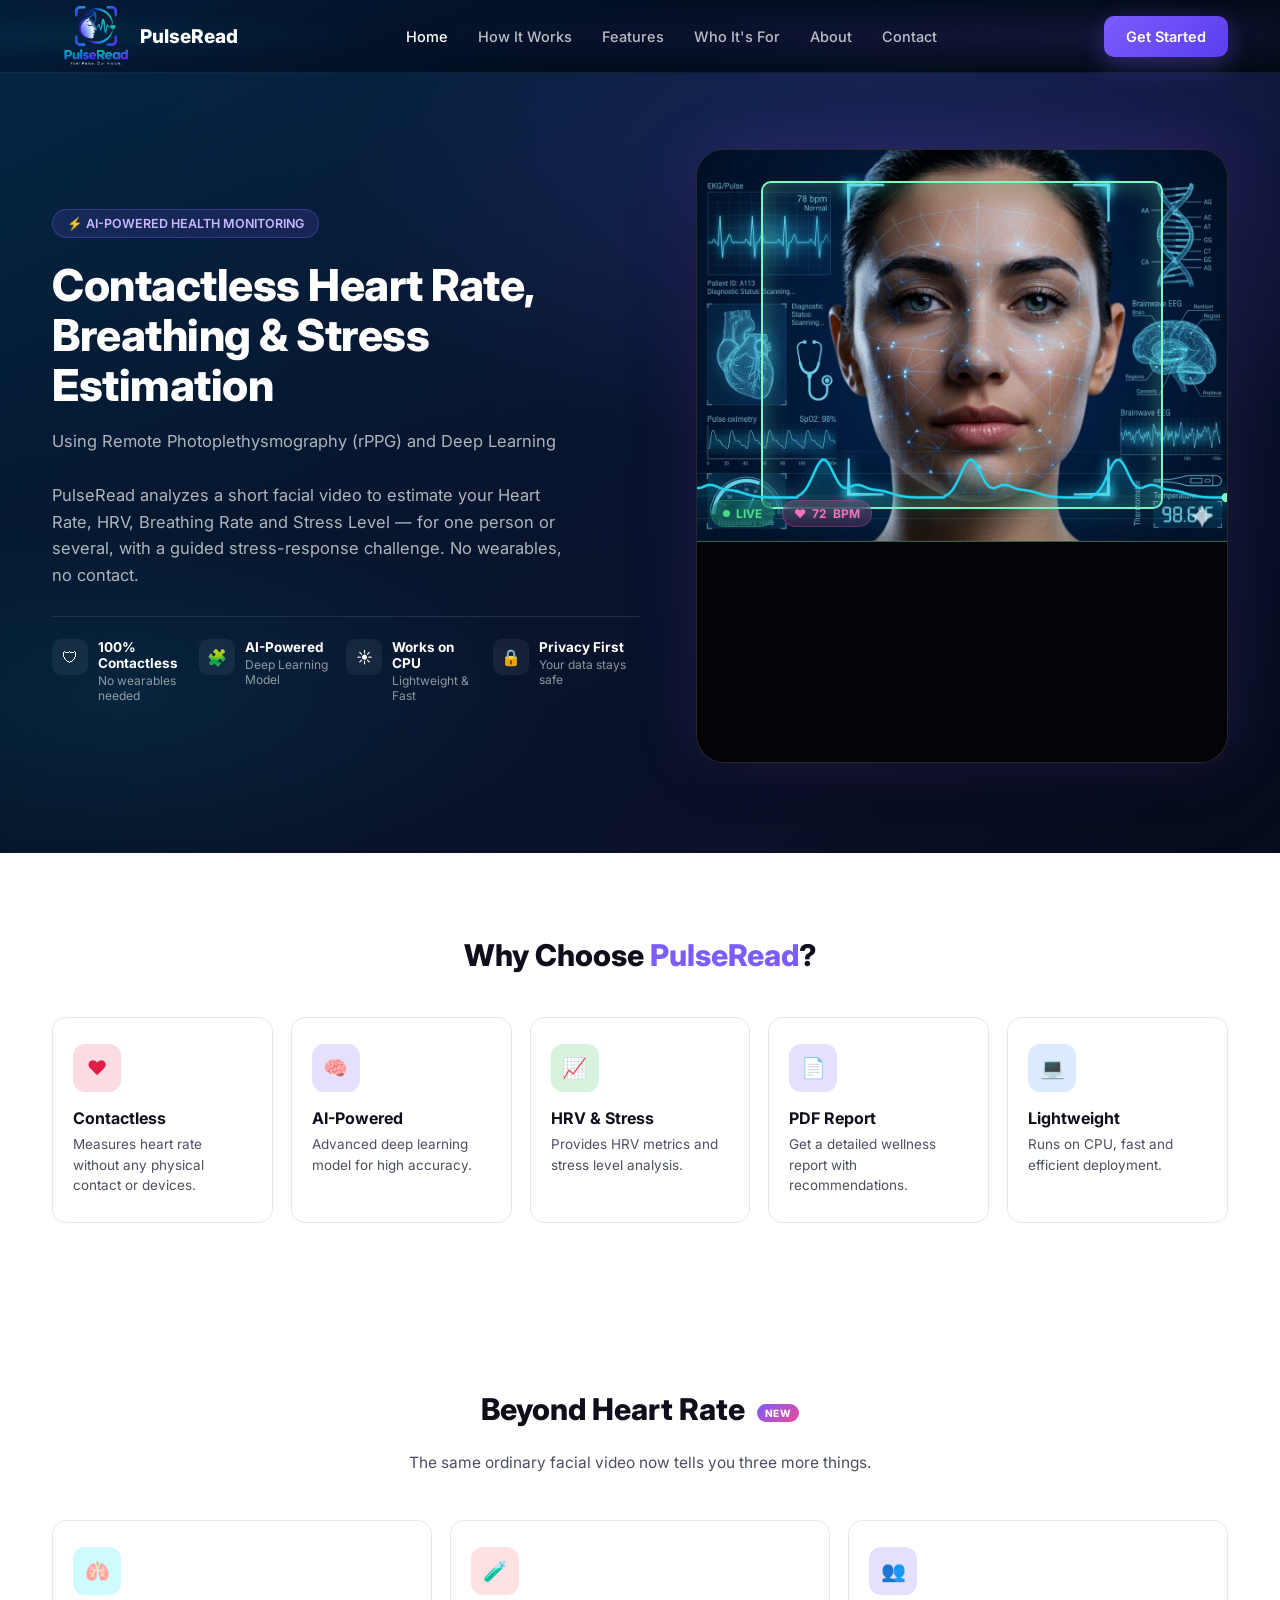
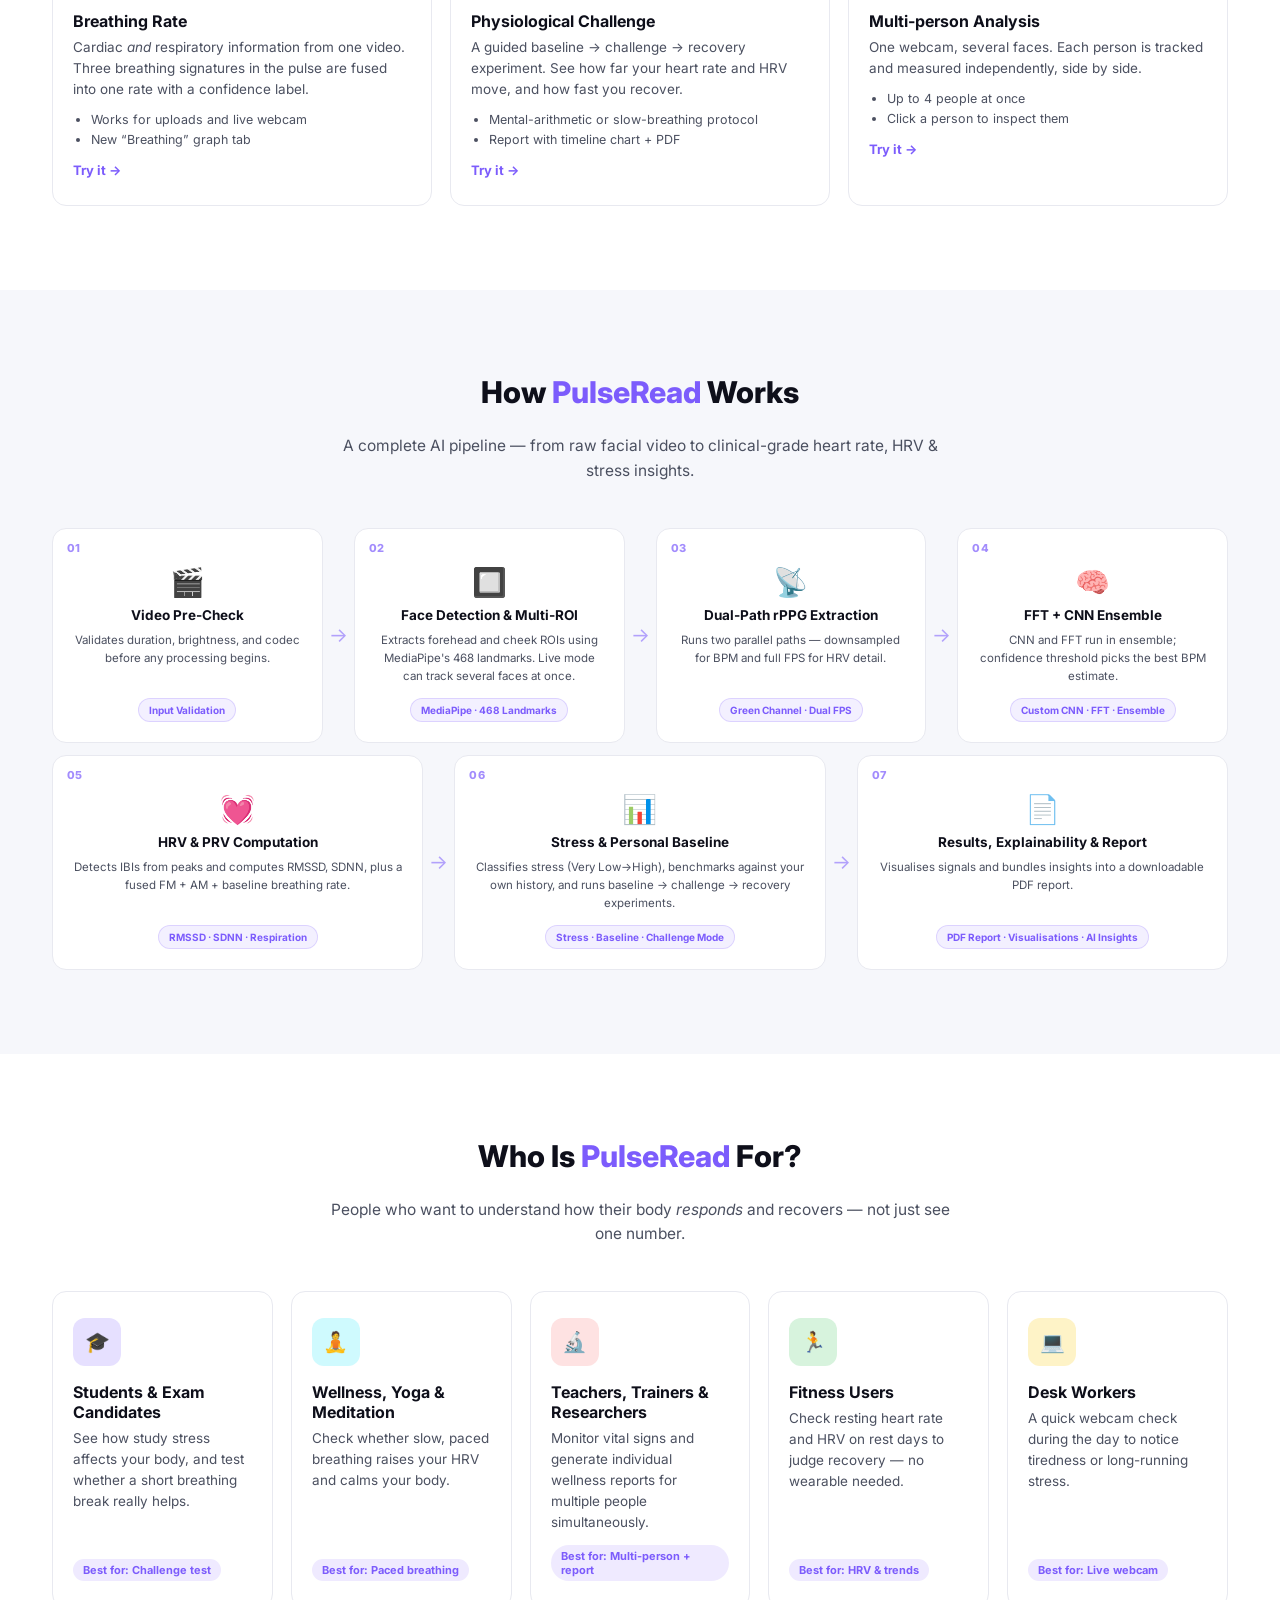
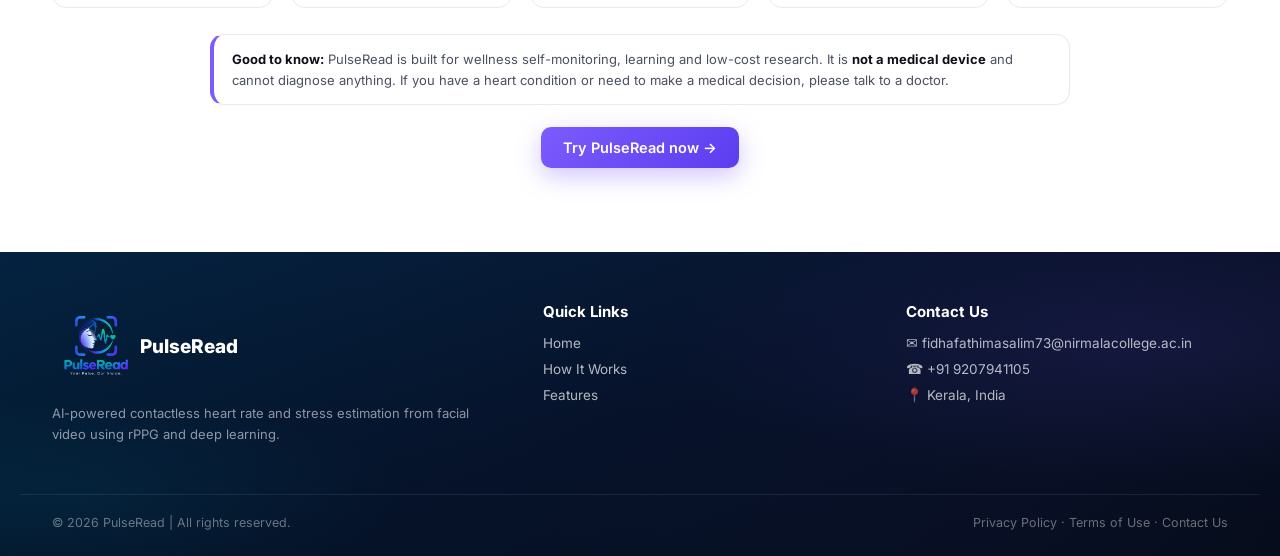
<file: frontend/index.html>
<!DOCTYPE html>
<html lang="en">
<head>
<meta charset="UTF-8">
<meta name="viewport" content="width=device-width, initial-scale=1.0">
<title>PulseRead — Contactless Heart Rate &amp; Stress Estimation</title>
<link rel="stylesheet" href="css/styles.css?v=2">
</head>
<body>

<nav class="nav">
  <div class="container">
    <div class="brand"><img src="PulseRead_logo.png" alt="PulseRead Logo" class="brand-logo"> PulseRead</div>
    <div class="nav-links">
      <a href="index.html" class="active">Home</a>
      <a href="dashboard.html">How It Works</a>
      <a href="#features">Features</a>
      <a href="#who">Who It's For</a>
      <a href="#about">About</a>
      <a href="#contact">Contact</a>
    </div>
    <a href="dashboard.html" class="btn btn-primary">Get Started</a>
  </div>
</nav>

<header class="hero">
  <div class="container">
    <div>
      <span class="pill">⚡ AI-POWERED HEALTH MONITORING</span>
      <h1>Contactless Heart Rate, Breathing &amp; Stress Estimation</h1>
      <p class="lead">Using Remote Photoplethysmography (rPPG) and Deep Learning</p>
      <p class="lead">PulseRead analyzes a short facial video to estimate your Heart Rate, HRV, Breathing Rate and Stress Level — for one person or several, with a guided stress-response challenge. No wearables, no contact.</p>
      <div class="hero-stats">
        <div class="stat"><div class="ic">🛡</div><div><b>100% Contactless</b><span>No wearables needed</span></div></div>
        <div class="stat"><div class="ic">🧩</div><div><b>AI-Powered</b><span>Deep Learning Model</span></div></div>
        <div class="stat"><div class="ic">☀</div><div><b>Works on CPU</b><span>Lightweight &amp; Fast</span></div></div>
        <div class="stat"><div class="ic">🔒</div><div><b>Privacy First</b><span>Your data stays safe</span></div></div>
      </div>
    </div>
    <div class="hero-visual">
      <!-- Outer frame -->
      <div class="hero-outer-frame">

        <!-- Inner card: face fills completely -->
        <div class="frame hero-signal-frame">
          <img src="face1.jpg" alt="Face" class="face-img">
          <div class="scan-box"></div>
          <canvas id="heroWaveCanvas" class="hero-wave-canvas"></canvas>
          <div class="signal-overlay-badges">
            <span class="sig-badge sig-badge-live"><span class="sig-dot"></span> LIVE</span>
            <span class="sig-badge sig-badge-hr">❤ <span id="heroHr">72</span> BPM</span>
          </div>
        </div>

        <!-- Waves video strip pinned to bottom of outer frame -->
        <div class="hero-waves-strip">
          <video autoplay muted loop playsinline>
            <source src="waves.mp4" type="video/mp4">
          </video>
          <div class="hero-waves-fade"></div>
        </div>

      </div>
    </div>
  </div>
</header>

<section class="section section-light" id="about">
  <div class="container">
    <h2 class="center">Why Choose <span class="accent">PulseRead</span>?</h2>
    <div class="grid-5">
      <div class="feature-card">
        <div class="ic" style="background:#fbdce3;color:#e11d48;">❤</div>
        <h3>Contactless</h3>
        <p>Measures heart rate without any physical contact or devices.</p>
      </div>
      <div class="feature-card">
        <div class="ic" style="background:#e6e0ff;color:#7c5cfc;">🧠</div>
        <h3>AI-Powered</h3>
        <p>Advanced deep learning model for high accuracy.</p>
      </div>
      <div class="feature-card">
        <div class="ic" style="background:#d7f3dd;color:#16a34a;">📈</div>
        <h3>HRV &amp; Stress</h3>
        <p>Provides HRV metrics and stress level analysis.</p>
      </div>
      <div class="feature-card">
        <div class="ic" style="background:#e6e0ff;color:#7c5cfc;">📄</div>
        <h3>PDF Report</h3>
        <p>Get a detailed wellness report with recommendations.</p>
      </div>
      <div class="feature-card">
        <div class="ic" style="background:#dbeafe;color:#2563eb;">💻</div>
        <h3>Lightweight</h3>
        <p>Runs on CPU, fast and efficient deployment.</p>
      </div>
    </div>
  </div>
</section>


<section class="section section-light" id="new">
  <div class="container">
    <h2 class="center">Beyond Heart Rate <span class="new-badge">New</span></h2>
    <p class="pipeline-sub">The same ordinary facial video now tells you three more things.</p>
    <div class="grid-3">
      <div class="feature-card v2-card">
        <div class="ic" style="background:#cffafe;color:#0891b2;">🫁</div>
        <h3>Breathing Rate</h3>
        <p>Cardiac <i>and</i> respiratory information from one video. Three breathing signatures in the pulse are fused into one rate with a confidence label.</p>
        <ul><li>Works for uploads and live webcam</li><li>New “Breathing” graph tab</li></ul>
        <a class="v2-link" href="dashboard.html?feature=breathing">Try it →</a>
      </div>
      <div class="feature-card v2-card">
        <div class="ic" style="background:#fee2e2;color:#dc2626;">🧪</div>
        <h3>Physiological Challenge</h3>
        <p>A guided baseline → challenge → recovery experiment. See how far your heart rate and HRV move, and how fast you recover.</p>
        <ul><li>Mental-arithmetic or slow-breathing protocol</li><li>Report with timeline chart + PDF</li></ul>
        <a class="v2-link" href="dashboard.html?feature=challenge">Try it →</a>
      </div>
      <div class="feature-card v2-card">
        <div class="ic" style="background:#e6e0ff;color:#7c5cfc;">👥</div>
        <h3>Multi-person Analysis</h3>
        <p>One webcam, several faces. Each person is tracked and measured independently, side by side.</p>
        <ul><li>Up to 4 people at once</li><li>Click a person to inspect them</li></ul>
        <a class="v2-link" href="dashboard.html?feature=multi">Try it →</a>
      </div>
    </div>
  </div>
</section>

<section class="section" id="features">
  <div class="container">
    <h2 class="center">How <span class="accent">PulseRead</span> Works</h2>
    <p class="pipeline-sub">A complete AI pipeline — from raw facial video to clinical-grade heart rate, HRV &amp; stress insights.</p>

    <div class="pipeline-grid">

      <!-- Row 1: Steps 01 – 04 -->
      <div class="pipeline-row">
        <div class="pipe-card">
          <div class="pipe-num">01</div>
          <div class="pipe-icon">🎬</div>
          <h4>Video Pre-Check</h4>
          <p>Validates duration, brightness, and codec before any processing begins.</p>
          <div class="pipe-tag">Input Validation</div>
        </div>
        <div class="pipe-arrow">→</div>
        <div class="pipe-card">
          <div class="pipe-num">02</div>
          <div class="pipe-icon">🔲</div>
          <h4>Face Detection &amp; Multi-ROI</h4>
          <p>Extracts forehead and cheek ROIs using MediaPipe's 468 landmarks. Live mode can track several faces at once.</p>
          <div class="pipe-tag">MediaPipe · 468 Landmarks</div>
        </div>
        <div class="pipe-arrow">→</div>
        <div class="pipe-card">
          <div class="pipe-num">03</div>
          <div class="pipe-icon">📡</div>
          <h4>Dual-Path rPPG Extraction</h4>
          <p>Runs two parallel paths — downsampled for BPM and full FPS for HRV detail.</p>
          <div class="pipe-tag">Green Channel · Dual FPS</div>
        </div>
        <div class="pipe-arrow">→</div>
        <div class="pipe-card">
          <div class="pipe-num">04</div>
          <div class="pipe-icon">🧠</div>
          <h4>FFT + CNN Ensemble</h4>
          <p>CNN and FFT run in ensemble; confidence threshold picks the best BPM estimate.</p>
          <div class="pipe-tag">Custom CNN · FFT · Ensemble</div>
        </div>
      </div>

      <!-- Bridge: right-side ↓ connecting row 1 → row 2 -->
      <div class="pipeline-bridge">
        <div class="pipe-bridge-inner">
        </div>
      </div>

      <!-- Row 2: Steps 05 – 07 -->
      <div class="pipeline-row">
        <div class="pipe-card">
          <div class="pipe-num">05</div>
          <div class="pipe-icon">💓</div>
          <h4>HRV &amp; PRV Computation</h4>
          <p>Detects IBIs from peaks and computes RMSSD, SDNN, plus a fused FM + AM + baseline breathing rate.</p>
          <div class="pipe-tag">RMSSD · SDNN · Respiration</div>
        </div>
        <div class="pipe-arrow">→</div>
        <div class="pipe-card">
          <div class="pipe-num">06</div>
          <div class="pipe-icon">📊</div>
          <h4>Stress &amp; Personal Baseline</h4>
          <p>Classifies stress (Very Low→High), benchmarks against your own history, and runs baseline → challenge → recovery experiments.</p>
          <div class="pipe-tag">Stress · Baseline · Challenge Mode</div>
        </div>
        <div class="pipe-arrow">→</div>
        <div class="pipe-card">
          <div class="pipe-num">07</div>
          <div class="pipe-icon">📄</div>
          <h4>Results, Explainability &amp; Report</h4>
          <p>Visualises signals and bundles insights into a downloadable PDF report.</p>
          <div class="pipe-tag">PDF Report · Visualisations · AI Insights</div>
        </div>
      </div>

    </div>
  </div>
</section>

<section class="section section-light" id="who">
  <div class="container">
    <h2 class="center">Who Is <span class="accent">PulseRead</span> For?</h2>
    <p class="pipeline-sub">People who want to understand how their body <i>responds</i> and recovers — not just see one number.</p>
    <div class="grid-5">
      <div class="feature-card who-card">
        <div class="ic" style="background:#e6e0ff;color:#7c5cfc;">🎓</div>
        <h3>Students &amp; Exam Candidates</h3>
        <p>See how study stress affects your body, and test whether a short breathing break really helps.</p>
        <span class="who-tag">Best for: Challenge test</span>
      </div>
      <div class="feature-card who-card">
        <div class="ic" style="background:#cffafe;color:#0891b2;">🧘</div>
        <h3>Wellness, Yoga &amp; Meditation</h3>
        <p>Check whether slow, paced breathing raises your HRV and calms your body.</p>
        <span class="who-tag">Best for: Paced breathing</span>
      </div>
      <div class="feature-card who-card">
        <div class="ic" style="background:#fee2e2;color:#dc2626;">🔬</div>
        <h3>Teachers, Trainers &amp; Researchers</h3>
        <p>Monitor vital signs and generate individual wellness reports for multiple people simultaneously.</p>
        <span class="who-tag">Best for: Multi-person + report</span>
      </div>
      <div class="feature-card who-card">
        <div class="ic" style="background:#d7f3dd;color:#16a34a;">🏃</div>
        <h3>Fitness Users</h3>
        <p>Check resting heart rate and HRV on rest days to judge recovery — no wearable needed.</p>
        <span class="who-tag">Best for: HRV &amp; trends</span>
      </div>
      <div class="feature-card who-card">
        <div class="ic" style="background:#fef3c7;color:#d97706;">💻</div>
        <h3>Desk Workers</h3>
        <p>A quick webcam check during the day to notice tiredness or long-running stress.</p>
        <span class="who-tag">Best for: Live webcam</span>
      </div>
    </div>

    <div class="who-note">
      <b>Good to know:</b> PulseRead is built for wellness self-monitoring, learning and low-cost research.
      It is <b>not a medical device</b> and cannot diagnose anything. If you have a heart condition or need to make a medical
      decision, please talk to a doctor.
    </div>
    <div class="center" style="margin-top:22px;"><a href="dashboard.html" class="btn btn-primary">Try PulseRead now →</a></div>
  </div>
</section>

<footer class="footer" id="contact">
  <div class="container">
    <div>
      <div class="brand" style="margin-bottom:12px;"><img src="PulseRead_logo.png" alt="PulseRead Logo" class="brand-logo"> PulseRead</div>
      <p>AI-powered contactless heart rate and stress estimation from facial video using rPPG and deep learning.</p>
    </div>
    <div>
      <h4>Quick Links</h4>
      <ul><li><a href="index.html">Home</a></li><li><a href="dashboard.html">How It Works</a></li><li><a href="#features">Features</a></li></ul>
    </div>
    <div>
      <h4>Contact Us</h4>
      <ul><li>✉ fidhafathimasalim73@nirmalacollege.ac.in</li><li>☎ +91 9207941105</li><li>📍 Kerala, India</li></ul>
    </div>
  </div>
  <div class="container bottom">
    <span>© 2026 PulseRead | All rights reserved.</span>
    <span>Privacy Policy · Terms of Use · Contact Us</span>
  </div>
</footer>

</body>
<script src="js/signal-waves.js?v=2"></script>
</html>
</file>
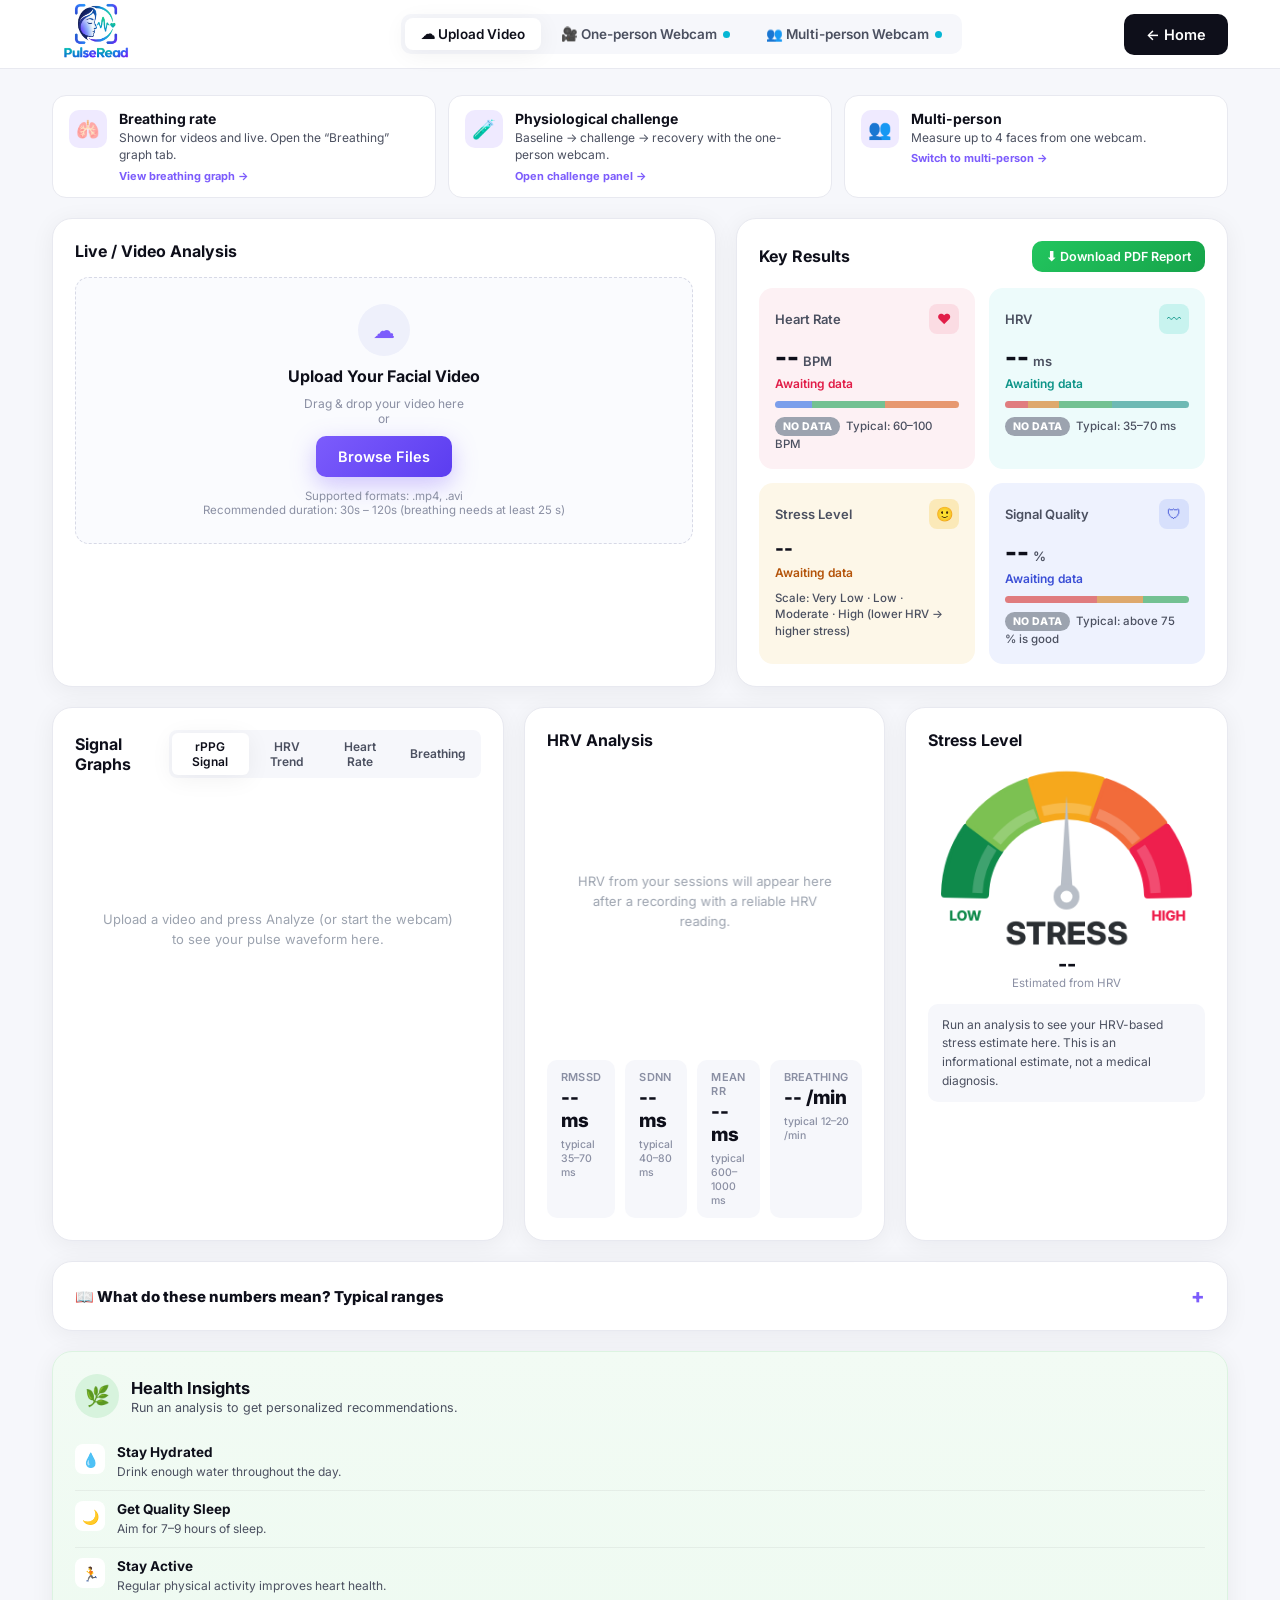
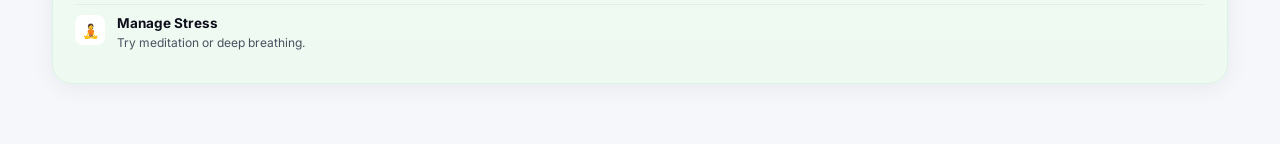
<file: frontend/dashboard.html>
<!DOCTYPE html>
<html lang="en">
<head>
<meta charset="UTF-8">
<meta name="viewport" content="width=device-width, initial-scale=1.0">
<title>PulseRead — Dashboard</title>
<link rel="stylesheet" href="css/styles.css?v=2">
<!-- Local copies first (put the files in frontend/js/); CDN only as a fallback -->
<script src="js/socket.io.min.js?v=2" onerror="this.onerror=null;var s=document.createElement('script');s.src='https://cdnjs.cloudflare.com/ajax/libs/socket.io/4.7.5/socket.io.min.js';document.head.appendChild(s);"></script>
<script src="js/chart.umd.min.js?v=2" onerror="this.onerror=null;var s=document.createElement('script');s.src='https://cdn.jsdelivr.net/npm/chart.js@4.4.4/dist/chart.umd.js';document.head.appendChild(s);"></script>
</head>
<body>

<div class="dash-header">
  <div class="container">
    <div class="brand"><img src="PulseRead_logo.png" alt="PulseRead Logo" class="brand-logo"> PulseRead</div>
    <div class="mode-toggle">
      <button id="tabUpload" class="active">☁ Upload Video</button>
      <button id="tabWebcam">🎥 One-person Webcam <span class="dot"></span></button>
      <button id="tabMulti">👥 Multi-person Webcam <span class="dot"></span></button>
    </div>
    <a href="index.html" class="btn btn-dark">← Home</a>
  </div>
</div>

<main class="dash-main">
  <div class="container">

    <!-- v2 feature strip: makes the new features visible and one click away -->
    <div class="v2-strip" id="v2Strip">
      <button class="v2-chip" data-feature="breathing" type="button">
        <div class="ic">🫁</div>
        <div><b>Breathing rate</b>
          <span>Shown for videos and live. Open the “Breathing” graph tab.</span>
          <em>View breathing graph →</em></div>
      </button>
      <button class="v2-chip" data-feature="challenge" type="button">
        <div class="ic">🧪</div>
        <div><b>Physiological challenge</b>
          <span>Baseline → challenge → recovery with the one-person webcam.</span>
          <em>Open challenge panel →</em></div>
      </button>
      <button class="v2-chip" data-feature="multi" type="button">
        <div class="ic">👥</div>
        <div><b>Multi-person</b>
          <span>Measure up to 4 faces from one webcam.</span>
          <em>Switch to multi-person →</em></div>
      </button>
    </div>

    <div class="dash-grid">

      <!-- ============ LEFT: Upload OR Webcam capture ============ -->
      <div id="panelUpload" class="card">
        <div class="card-head"><h3>Live / Video Analysis</h3></div>
        <div id="uploadBox" class="upload-box">
          <!-- Upload prompt (hidden once a file is chosen) -->
          <div class="upload-prompt">
            <div class="cloud-ic">☁</div>
            <b>Upload Your Facial Video</b>
            <small>Drag &amp; drop your video here<br>or</small>
            <button class="btn btn-primary" id="browseBtn">Browse Files</button>
            <div class="upload-hint">Supported formats: .mp4, .avi<br>Recommended duration: 30s – 120s (breathing needs at least 25 s)</div>
          </div>
          <input type="file" id="fileInput" accept="video/mp4,video/avi,video/x-msvideo">

          <!-- Preview panel (shown inside the same box once a file is chosen) -->
          <div id="previewPanel" class="preview-panel">
            <div class="preview-label">
              <span>Preview</span>
              <button class="upload-change-btn" id="changeFileBtn">↩ Change file</button>
            </div>
            <div class="preview-media">
              <video id="previewVideo" controls></video>
            </div>
            <div style="display:flex;justify-content:space-between;padding:10px 14px;">
              <span class="badge badge-green hidden" id="badgeFace"><span class="d"></span> Face detected</span>
              <span class="badge badge-teal hidden" id="badgeRoi"><span class="d"></span> Forehead ROI detected</span>
            </div>
          </div>
        </div>

        <button id="analyzeBtn" class="btn btn-primary hidden" style="width:100%;margin-top:14px;justify-content:center;">Analyze Video</button>
        <div id="uploadStatus" style="margin-top:10px;font-size:12.5px;color:var(--muted);"></div>
      </div>

      <div id="panelWebcam" class="webcam-shell hidden">
        <div class="webcam-top">
          <div>
            <div class="webcam-title"><span class="dot dot-idle" id="webcamDot"></span> Real-time Webcam Capture</div>
            <div class="webcam-sub">Frame-by-frame rPPG analysis, streamed live to the model</div>
          </div>
          <span class="sensor-pill"><span class="p"></span> SENSOR MODE: PHOTOPLETHYSMOGRAPHY (rPPG)</span>
        </div>

        <div class="webcam-stage" id="webcamStage">
          <div class="rec-badge" id="recBadge"><span class="d"></span> <span id="recTimer">00:00</span></div>
          <video id="webcamVideo" autoplay playsinline muted></video>
          <div class="webcam-standby" id="webcamStandby">
            <div class="ring">👤</div>
            <h4>Webcam standby mode</h4>
            <p>Position your face inside the frame and press start</p>
          </div>
        </div>

        <div class="webcam-footbar">
          <div class="foot-chip"><div class="l">📶 Connection</div><div class="v" id="connStatus">Not connected</div></div>
          <div class="foot-chip"><div class="l">💓 Live BPM</div><div class="v" id="liveBpmChip">--</div></div>
          <div class="foot-chip"><div class="l">🎚 Buffer</div><div class="v" id="bufferChip">0s / 20s</div></div>
        </div>

        <div class="webcam-cta">
          <button class="btn btn-primary" id="startWebcamBtn">🎥 Start Webcam →</button>
          <button class="btn btn-primary stop hidden" id="stopWebcamBtn">■ Stop Webcam</button>
        </div>

        <div class="tips-row">
          <div class="tip">👁 Look at camera</div>
          <div class="tip">🙂 Keep face steady</div>
          <div class="tip">☀ Good lighting</div>
          <div class="tip">⏱ Live, continuous analysis</div>
        </div>
      </div>

      <!-- ============ RIGHT: Key Results ============ -->
      <div class="card">
        <div class="card-head">
          <h3>Key Results</h3>
          <button class="btn btn-green" id="downloadReportBtn" style="padding:8px 14px;font-size:12.5px;" disabled>⬇ Download PDF Report</button>
        </div>
        <div class="results-grid">
          <div class="result-tile tile-red">
            <div class="top"><span class="label">Heart Rate</span><span class="icon-badge">❤</span></div>
            <div><span class="value" id="valBpm">--</span><span class="unit">BPM</span></div>
            <div class="sub" id="subBpm">Awaiting data</div>
          </div>
          <div class="result-tile tile-teal">
            <div class="top"><span class="label">HRV</span><span class="icon-badge">〰</span></div>
            <div><span class="value" id="valHrv">--</span><span class="unit">ms</span></div>
            <div class="sub" id="subHrv">Awaiting data</div>
          </div>
          <div class="result-tile tile-amber">
            <div class="top"><span class="label">Stress Level</span><span class="icon-badge">🙂</span></div>
            <div><span class="value" id="valStress" style="font-size:19px;">--</span></div>
            <div class="sub" id="subStress">Awaiting data</div>
          </div>
          <div class="result-tile tile-blue">
            <div class="top"><span class="label">Signal Quality</span><span class="icon-badge">🛡</span></div>
            <div><span class="value" id="valQuality">--</span><span class="unit">%</span></div>
            <div class="sub" id="subQuality">Awaiting data</div>
          </div>
        </div>
      </div>
    </div>

    <!-- ============ Health Insights (full width under the two, matches mockup's 3rd column via wrap) ============ -->
    <div class="dash-grid-3">

      <div class="card">
        <div class="card-head">
          <h3>Signal Graphs</h3>
          <div class="tabs-mini">
            <button class="active" data-graph="rppg">rPPG Signal</button>
            <button data-graph="hrv">HRV Trend</button>
            <button data-graph="hr">Heart Rate</button>
            <button data-graph="resp">Breathing</button>
          </div>
        </div>
        <div class="chart-wrap">
          <canvas id="signalCanvas" height="220"></canvas>
        </div>
      </div>

      <div class="card">
        <div class="card-head"><h3>HRV Analysis</h3></div>
        <div class="chart-wrap">
          <canvas id="hrvCanvas" height="220"></canvas>
        </div>
        <div class="hrv-numbers">
          <div class="hrv-num-card"><div class="l">RMSSD</div><div class="v" id="numRmssd">-- ms</div></div>
          <div class="hrv-num-card"><div class="l">SDNN</div><div class="v" id="numSdnn">-- ms</div></div>
          <div class="hrv-num-card"><div class="l">Mean RR</div><div class="v" id="numMeanrr">-- ms</div></div>
          <div class="hrv-num-card"><div class="l">Breathing</div><div class="v" id="numResp">-- /min</div></div>
        </div>
      </div>

      <div class="card stress-card">
        <div class="card-head"><h3>Stress Level</h3></div>
        <div class="gauge-wrap">
          <canvas id="gaugeCanvas" width="300" height="200"></canvas>
          <div style="text-align:center;margin-top:2px;">
            <div style="font-size:20px;font-weight:800;" id="gaugeLabel">--</div>
            <div style="font-size:11.5px;color:var(--muted);">Estimated from HRV</div>
          </div>
        </div>
        <div class="stress-note" id="stressNote">
          Run an analysis to see your HRV-based stress estimate here. This is an informational estimate, not a medical diagnosis.
        </div>
      </div>
    </div>

    <div class="card insights-card" style="margin-top:20px;">
      <div class="insights-head">
        <div class="leaf">🌿</div>
        <div>
          <h3>Health Insights</h3>
          <p id="insightsSummary">Run an analysis to get personalized recommendations.</p>
        </div>
      </div>
      <div id="insightsList">
        <div class="insight-item"><div class="ic">💧</div><div><b>Stay Hydrated</b><span>Drink enough water throughout the day.</span></div></div>
        <div class="insight-item"><div class="ic">🌙</div><div><b>Get Quality Sleep</b><span>Aim for 7–9 hours of sleep.</span></div></div>
        <div class="insight-item"><div class="ic">🏃</div><div><b>Stay Active</b><span>Regular physical activity improves heart health.</span></div></div>
        <div class="insight-item"><div class="ic">🧘</div><div><b>Manage Stress</b><span>Try meditation or deep breathing.</span></div></div>
      </div>
    </div>

  </div>
</main>

<script src="js/signal-waves.js?v=2"></script>
<script src="js/dashboard.js?v=2"></script>
<script src="js/webcam.js?v=2"></script>
<script src="js/challenge.js?v=2"></script>   <!-- v2: baseline -> challenge -> recovery -->
<script src="js/people.js?v=2"></script>      <!-- v2: multi-person -->
<script src="js/ranges.js?v=2"></script>      <!-- v2: typical ranges + status under every number -->
<script src="js/features.js?v=2"></script>    <!-- v2: feature strip + ?feature= deep links -->
</body>
</html>
</file>
<file: frontend/css/styles.css>
/* ==========================================================================
   PulseRead — shared styles
   ========================================================================== */

@import url('https://fonts.googleapis.com/css2?family=Inter:wght@400;500;600;700;800&display=swap');

:root{
  --purple: #7c5cfc;
  --purple-dark: #5b3df0;
  --pink: #ec4899;
  --blue: #2563eb;
  --teal: #06b6d4;
  --green: #16a34a;
  --amber: #f59e0b;
  --red: #ef4444;

  --ink: #0e0f1a;
  --ink-soft: #4b5060;
  --muted: #8a8fa3;

  --bg-dark: #020b18;
  --bg-dark-2: #041525;
  --bg-light: #f6f7fb;
  --card: #ffffff;
  --border: #e8e9f0;

  --radius-lg: 20px;
  --radius-md: 14px;
  --radius-sm: 10px;

  --shadow: 0 4px 24px rgba(20, 20, 40, 0.06);
  --shadow-lg: 0 12px 40px rgba(20, 20, 40, 0.10);
}

*{ box-sizing: border-box; }
html,body{ margin:0; padding:0; scroll-behavior: smooth; }
body{
  font-family: 'Inter', -apple-system, BlinkMacSystemFont, 'Segoe UI', sans-serif;
  color: var(--ink);
  background: var(--bg-light);
  -webkit-font-smoothing: antialiased;
}
a{ text-decoration:none; color:inherit; }
button{ font-family: inherit; cursor:pointer; }
img{ max-width:100%; display:block; }

/* Offset anchors so sticky nav doesn't cover section headings */
section[id], footer[id] {
  scroll-margin-top: 80px;
}

.container{ max-width: 1240px; margin: 0 auto; padding: 0 32px; }

/* ---------------- Buttons ---------------- */
.btn{
  display:inline-flex; align-items:center; gap:8px;
  padding: 12px 22px; border-radius: 10px; border:none;
  font-weight:600; font-size:14.5px; transition: transform .15s ease, box-shadow .15s ease, opacity .15s ease;
}
.btn:active{ transform: translateY(1px); }
.btn-primary{
  background: linear-gradient(135deg, var(--purple), var(--purple-dark));
  color:#fff; box-shadow: 0 8px 24px rgba(124,92,252,.35);
}
.btn-primary:hover{ box-shadow: 0 10px 30px rgba(124,92,252,.5); }
.btn-outline{
  background: transparent; color:#fff; border: 1px solid rgba(255,255,255,.25);
}
.btn-outline:hover{ background: rgba(255,255,255,.06); }
.btn-dark{
  background: var(--ink); color:#fff;
}
.btn-green{
  background: linear-gradient(135deg, #22c55e, #16a34a);
  color:#fff;
}

/* ==========================================================================
   LANDING PAGE
   ========================================================================== */

.nav{
  background:
    radial-gradient(ellipse 70% 80% at 80% 50%, rgba(124,92,252,.12) 0%, transparent 70%),
    radial-gradient(ellipse 40% 60% at 5% 50%, rgba(6,182,212,.08) 0%, transparent 60%),
    linear-gradient(160deg, #041d3a 0%, #020d20 50%, #010912 100%);
  border-bottom: 1px solid rgba(255,255,255,.06);
  position: sticky; top:0; z-index: 50;
}
.nav .container{ display:flex; align-items:center; justify-content:space-between; height:72px; }
.brand{ display:flex; align-items:center; gap:0px; font-weight:800; font-size:19px; color:#fff; }
.brand-mark{
  width:34px; height:34px; border-radius:9px;
  background: linear-gradient(135deg, var(--pink), var(--purple));
  display:flex; align-items:center; justify-content:center; color:#fff;
}
.brand-logo{
  height:88px; width:auto; object-fit:contain;
  border-radius:8px;
}
.brand .accent{ color: var(--pink); }
.nav-links{ display:flex; gap:30px; }
.nav-links a{ color: rgba(255,255,255,.72); font-size:14.5px; font-weight:500; }
.nav-links a.active{ color:#fff; }
.nav-links a:hover{ color:#fff; }

.hero{
  background:
    radial-gradient(ellipse 70% 55% at 72% 15%, rgba(124,92,252,.18) 0%, transparent 65%),
    radial-gradient(ellipse 55% 40% at 10% 80%, rgba(6,182,212,.10) 0%, transparent 60%),
    linear-gradient(160deg, #041d3a 0%, #020d20 45%, #010912 100%);
  color:#fff; padding: 76px 0 90px;
  position: relative;
  overflow: hidden;
}

/* subtle animated shimmer fade over the hero */
.hero::before {
  content: '';
  position: absolute;
  inset: 0;
  background: linear-gradient(120deg,
    rgba(6,182,212,.06) 0%,
    rgba(124,92,252,.08) 35%,
    rgba(2,13,32,.0) 70%,
    rgba(6,182,212,.05) 100%);
  background-size: 200% 200%;
  animation: heroFade 7s ease-in-out infinite alternate;
  pointer-events: none;
  z-index: 0;
}
.hero .container { position: relative; z-index: 1; }

@keyframes heroFade {
  0%   { background-position: 0% 50%; }
  100% { background-position: 100% 50%; }
}
.hero .container{ display:grid; grid-template-columns: 1.05fr .95fr; gap:56px; align-items:center; }
.pill{
  display:inline-flex; align-items:center; gap:8px;
  background: rgba(124,92,252,.14); color:#c9b8ff;
  border:1px solid rgba(124,92,252,.35);
  padding:6px 14px; border-radius:999px; font-size:12.5px; font-weight:600;
  margin-bottom: 22px;
}
.hero h1{ font-size: 44px; line-height:1.14; margin: 0 0 18px; font-weight:800; letter-spacing:-0.5px; }
.hero p.lead{ color: rgba(255,255,255,.68); font-size:16.5px; line-height:1.6; max-width:520px; margin: 0 0 28px; }
.hero .actions{ display:flex; gap:14px; margin-bottom:40px; }

.hero-stats{
  display:flex; gap:0; border-top:1px solid rgba(255,255,255,.1); padding-top:22px;
}
.hero-stats .stat{ flex:1; display:flex; gap:10px; align-items:flex-start; padding-right: 14px; }
.hero-stats .stat .ic{ width:36px; height:36px; border-radius:9px; background: rgba(255,255,255,.06); display:flex; align-items:center; justify-content:center; flex-shrink:0; }
.hero-stats .stat b{ display:block; font-size:13.5px; }
.hero-stats .stat span{ display:block; font-size:12px; color: rgba(255,255,255,.55); margin-top:2px; }

.hero-visual{ position: relative; }

/* ---- Outer frame ---- */
.hero-outer-frame {
  display: flex;
  flex-direction: column;
  border-radius: 28px;
  overflow: hidden;
  border: 1px solid rgba(255,255,255,.12);
  box-shadow: 0 0 60px rgba(124,92,252,.22), 0 24px 60px rgba(0,0,0,.55);
  background: #0a0a12;
}

/* ---- Inner frame: full image visible ---- */
.hero-visual .frame {
  position: relative;
  overflow: hidden;
  background: #0a0a12;
  border-bottom: 1.5px solid rgba(126,247,193,.35);
  box-shadow: 0 0 28px rgba(126,247,193,.18) inset;
  display: flex;
  align-items: center;
  justify-content: center;
  flex-shrink: 0;
  min-height: 320px;
}

/* Teal scan-box overlay */
.hero-visual .scan-box {
  position: absolute; inset: 8% 12%;
  border: 2px solid #7ef7c1; border-radius: 10px;
  box-shadow: 0 0 28px rgba(126,247,193,.35) inset;
  pointer-events: none;
  z-index: 2;
}

/* Face image: show COMPLETE image, no cropping */
.hero-visual .face-img {
  display: block;
  width: 100%;
  height: auto;
  object-fit: contain;
  position: relative;
  z-index: 1;
}

/* ---- Waves strip at bottom of outer frame ---- */
.hero-waves-strip {
  position: relative;
  width: 100%;
  height: 220px;
  overflow: hidden;
  flex-shrink: 0;
  background: #040408;
}

.hero-waves-strip video {
  position: absolute;
  inset: 0;
  width: 100%;
  height: 100%;
  object-fit: cover;
  opacity: 1;
  filter: brightness(1.6) contrast(1.4) saturate(1.3);
}

/* Subtle fade only at very top edge to blend with inner frame */
.hero-waves-fade {
  position: absolute;
  inset: 0;
  background: linear-gradient(to bottom, rgba(4,4,8,0.55) 0%, transparent 25%);
  pointer-events: none;
  z-index: 1;
}

.section{ padding: 84px 0; }
.section-light{ background: #fff; }
.section h2.center{ text-align:center; font-size:30px; margin: 0 0 44px; font-weight:800; }
.section h2.center .accent{ color: var(--purple); }

.grid-5{ display:grid; grid-template-columns: repeat(5,1fr); gap:18px; }
.grid-4{ display:grid; grid-template-columns: repeat(4,1fr); gap:18px; }
.feature-card{
  border:1px solid var(--border); border-radius: var(--radius-md);
  padding: 26px 20px; text-align:left; background:#fff;
}
.feature-card .ic{
  width:48px; height:48px; border-radius:12px; display:flex; align-items:center; justify-content:center;
  font-size:20px; margin-bottom:16px;
}
.feature-card h3{ font-size:16px; margin: 0 0 6px; }
.feature-card p{ font-size:13.5px; color: var(--ink-soft); line-height:1.55; margin:0; }

.steps-row{ display:flex; align-items:stretch; gap:6px; }
.step-card{
  flex:1; border:1px solid var(--border); border-radius: var(--radius-md);
  background:#fff; padding:24px 18px; text-align:center;
}
.step-card .num{ font-size:12px; font-weight:700; color: var(--purple); margin-bottom:12px; }
.step-card .ic{ font-size:28px; margin-bottom:12px; }
.step-card h4{ font-size:14.5px; margin:0 0 6px; }
.step-card p{ font-size:12.5px; color: var(--ink-soft); margin:0; line-height:1.5; }
.step-arrow{ display:flex; align-items:center; color: var(--muted); font-size:20px; padding:0 2px; }

/* ---- Complete Pipeline Grid (two-row snake layout) ---- */
.pipeline-sub {
  text-align: center;
  color: var(--ink-soft);
  font-size: 15.5px;
  line-height: 1.6;
  max-width: 620px;
  margin: -20px auto 44px;
}

/* Outer wrapper: stacks the two rows + bridge vertically */
.pipeline-grid {
  display: flex;
  flex-direction: column;
  gap: 0;
}

/* Each row: cards + arrows in a horizontal flex line */
.pipeline-row {
  display: flex;
  align-items: stretch;
  gap: 0;
}

.pipe-card {
  flex: 1;
  background: #fff;
  border: 1px solid var(--border);
  border-radius: var(--radius-md);
  padding: 26px 20px 20px;
  text-align: center;
  display: flex;
  flex-direction: column;
  align-items: center;
  gap: 8px;
  transition: box-shadow .2s, transform .2s;
  position: relative;
}
.pipe-card:hover {
  box-shadow: 0 8px 28px rgba(124,92,252,.12);
  transform: translateY(-3px);
}

.pipe-num {
  position: absolute;
  top: 12px; left: 14px;
  font-size: 11px;
  font-weight: 800;
  color: var(--purple);
  letter-spacing: .04em;
  opacity: .7;
}

.pipe-icon {
  font-size: 28px;
  margin-top: 10px;
}

.pipe-card h4 {
  font-size: 13.5px;
  font-weight: 700;
  margin: 0;
  color: var(--ink);
  line-height: 1.3;
}

.pipe-card p {
  font-size: 11.5px;
  color: var(--ink-soft);
  line-height: 1.55;
  margin: 0;
  flex: 1;
}

.pipe-tag {
  display: inline-flex;
  align-items: center;
  justify-content: center;
  flex-wrap: wrap;
  text-align: center;
  background: rgba(124,92,252,.09);
  color: var(--purple);
  border: 1px solid rgba(124,92,252,.2);
  border-radius: 12px;
  font-size: 10px;
  font-weight: 700;
  padding: 4px 10px;
  margin-top: 4px;
  white-space: normal;
  line-height: 1.4;
}

/* Horizontal arrow between cards in the same row */
.pipe-arrow {
  display: flex;
  align-items: center;
  justify-content: center;
  color: var(--purple);
  font-size: 20px;
  padding: 0 6px;
  flex-shrink: 0;
  opacity: .55;
  align-self: center;
}

/* ---- Bridge: right-side ↓ connecting row 1 end → row 2 start ---- */
.pipeline-bridge {
  display: flex;
  justify-content: flex-end;   /* pin to the right (where card 04 ends) */
  padding: 0;
}

.pipe-bridge-inner {
  /* Width = 1 card = 25% of the row (4 equal cards) */
  width: calc(25% - 6px);
  display: flex;
  flex-direction: column;
  align-items: center;
  padding: 6px 0;
  gap: 0;
}

.pipe-bridge-rail {
  width: 2px;
  flex: 1;
  min-height: 18px;
  background: linear-gradient(to bottom, rgba(124,92,252,.25), rgba(124,92,252,.5));
  border-radius: 2px;
}

.pipe-bridge-arrow {
  color: var(--purple);
  font-size: 22px;
  opacity: .6;
  line-height: 1;
}

@media (max-width: 860px) {
  .pipeline-row { flex-wrap: wrap; gap: 12px; }
  .pipe-card { min-width: calc(50% - 22px); flex: 1 1 calc(50% - 22px); }
  .pipeline-bridge { display: none; }
}
@media (max-width: 480px) {
  .pipe-card { min-width: 100%; flex: 1 1 100%; }
}

.footer{
  background:
    radial-gradient(ellipse 60% 70% at 90% 30%, rgba(124,92,252,.10) 0%, transparent 65%),
    radial-gradient(ellipse 45% 55% at 5% 80%, rgba(6,182,212,.07) 0%, transparent 60%),
    linear-gradient(160deg, #041d3a 0%, #020d20 50%, #010912 100%);
  color: rgba(255,255,255,.7); padding: 50px 0 26px;
  position: relative;
  overflow: hidden;
}
.footer::before {
  content: '';
  position: absolute;
  inset: 0;
  background: linear-gradient(120deg,
    rgba(6,182,212,.04) 0%,
    rgba(124,92,252,.06) 40%,
    rgba(2,13,32,.0) 70%,
    rgba(6,182,212,.04) 100%);
  background-size: 200% 200%;
  animation: heroFade 9s ease-in-out infinite alternate;
  pointer-events: none;
  z-index: 0;
}
.footer .container, .footer .bottom { position: relative; z-index: 1; }
.footer .container{ display:grid; grid-template-columns: 1.4fr 1fr 1fr; gap:40px; }
.footer h4{ color:#fff; font-size:15px; margin:0 0 14px; }
.footer p{ font-size:13px; line-height:1.6; color: rgba(255,255,255,.55); }
.footer ul{ list-style:none; padding:0; margin:0; display:flex; flex-direction:column; gap:10px; font-size:13.5px; }
.footer .bottom{ border-top:1px solid rgba(255,255,255,.08); margin-top:36px; padding-top:20px; display:flex; justify-content:space-between; font-size:12.5px; color: rgba(255,255,255,.4); }

/* ==========================================================================
   DASHBOARD
   ========================================================================== */

.dash-header{
  background:#fff; border-bottom:1px solid var(--border);
}
.dash-header .container{ display:flex; align-items:center; justify-content:space-between; height:68px; }
.mode-toggle{ display:flex; background: var(--bg-light); border-radius:10px; padding:4px; gap:4px; }
.mode-toggle button{
  border:none; background:transparent; padding:8px 16px; border-radius:8px;
  font-size:13.5px; font-weight:600; color: var(--ink-soft); display:flex; align-items:center; gap:6px;
}
.mode-toggle button.active{ background:#fff; color: var(--ink); box-shadow: var(--shadow); }
.mode-toggle .dot{ width:7px; height:7px; border-radius:50%; background: var(--teal); }

.dash-main{ padding: 26px 0 60px; }
.dash-grid{ display:grid; grid-template-columns: 1.35fr 1fr; gap:20px; margin-bottom:20px; }
.dash-grid-3{ display:grid; grid-template-columns: 1.4fr 1fr 1fr; gap:20px; }

.card{
  background:#fff; border:1px solid var(--border); border-radius: var(--radius-lg);
  padding: 22px; box-shadow: var(--shadow);
}
.card-head{ display:flex; align-items:center; justify-content:space-between; margin-bottom:16px; }
.card-head h3{ font-size:16px; margin:0; }

/* Upload box */
.upload-box{
  border: 1.5px dashed #d7d9e6; border-radius: var(--radius-md);
  padding: 26px 18px; text-align:center; background: #fafbfe;
  display:flex; flex-direction:column; align-items:center; gap:10px;
  transition: border-color .15s ease, background .15s ease;
  overflow: hidden;
}
.upload-box.dragover{ border-color: var(--purple); background: #f3f0ff; }
.upload-box .cloud-ic{
  width:52px; height:52px; border-radius:50%; background:#eef0fb; display:flex; align-items:center; justify-content:center; font-size:22px; color: var(--purple);
}
.upload-box small{ color: var(--muted); font-size:12px; }
.upload-box input[type=file]{ display:none; }
.upload-hint{ font-size:11.5px; color: var(--muted); margin-top:2px; }

/* Upload prompt wrapper — hidden once a file is chosen */
.upload-prompt{ display:flex; flex-direction:column; align-items:center; gap:10px; width:100%; }

/* Box in preview mode: strip padding so video fills edge-to-edge */
.upload-box.has-preview{
  padding: 0;
  border-style: solid;
  border-color: #d7d9e6;
  background: #000;
}
.upload-box.has-preview .upload-prompt{ display: none; }

/* Preview panel (lives inside the upload-box) */
.preview-panel{ background:#f4f5f9; border-radius: 0; overflow:hidden; width:100%; display:none; }
.upload-box.has-preview .preview-panel{ display: block; }

.preview-panel .preview-label{
  padding: 10px 14px;
  font-size: 12.5px; font-weight: 600; color: var(--ink-soft);
  display: flex; align-items: center; justify-content: space-between;
  background: #f4f5f9;
}
.upload-change-btn{
  font-size: 11.5px; font-weight: 600;
  background: none; border: 1.5px solid #d7d9e6;
  border-radius: 999px; padding: 3px 10px;
  cursor: pointer; color: var(--purple);
  transition: background .15s ease;
}
.upload-change-btn:hover{ background: #eee; }
.preview-media{ position:relative; background:#000; aspect-ratio: 16/10; display:flex; align-items:center; justify-content:center; }
.preview-media video, .preview-media img{ width:100%; height:100%; object-fit:cover; }
.preview-media .badge-row{ position:absolute; bottom:10px; left:10px; display:flex; gap:6px; }
.badge{ font-size:11px; font-weight:600; padding:4px 9px; border-radius:999px; display:flex; align-items:center; gap:5px; }
.badge-green{ background: rgba(22,163,74,.14); color:#16a34a; }
.badge-teal{ background: rgba(6,182,212,.14); color:#0891b2; }
.badge span.d{ width:6px; height:6px; border-radius:50%; background:currentColor; }

.results-grid{ display:grid; grid-template-columns: 1fr 1fr; gap:14px; }
.result-tile{ border-radius: var(--radius-md); padding:16px; }
.result-tile .top{ display:flex; align-items:center; justify-content:space-between; margin-bottom:10px; }
.result-tile .label{ font-size:13px; font-weight:600; color: var(--ink-soft); }
.result-tile .icon-badge{ width:30px; height:30px; border-radius:8px; display:flex; align-items:center; justify-content:center; font-size:14px; }
.result-tile .value{ font-size:26px; font-weight:800; line-height:1; }
.result-tile .unit{ font-size:13px; font-weight:600; color: var(--ink-soft); margin-left:4px; }
.result-tile .sub{ font-size:12px; margin-top:6px; font-weight:600; }
.tile-red{ background: #fdf1f4; } .tile-red .icon-badge{ background:#fbdce3; color:#e11d48; } .tile-red .sub{ color:#e11d48; }
.tile-teal{ background: #edfbfb; } .tile-teal .icon-badge{ background:#c8f3ef; color:#0d9488; } .tile-teal .sub{ color:#0d9488; }
.tile-amber{ background: #fdf7e8; } .tile-amber .icon-badge{ background:#fbe9b8; color:#b45309; } .tile-amber .sub{ color:#b45309; }
.tile-blue{ background: #eef2fe; } .tile-blue .icon-badge{ background:#d7e0fc; color:#3b4fd6; } .tile-blue .sub{ color:#3b4fd6; }

.insights-card{ background: linear-gradient(180deg,#f2fbf4,#eefaf1); border-color:#dcf3e1; }
.insights-head{ display:flex; align-items:center; gap:12px; margin-bottom:16px; }
.insights-head .leaf{ width:44px; height:44px; border-radius:50%; background:#d7f3dd; display:flex; align-items:center; justify-content:center; font-size:20px; }
.insights-head h3{ margin:0; font-size:16.5px; }
.insights-head p{ margin:2px 0 0; font-size:12.5px; color: var(--ink-soft); }
.insight-item{ display:flex; gap:12px; padding: 10px 0; border-top:1px solid rgba(0,0,0,.05); }
.insight-item:first-of-type{ border-top:none; }
.insight-item .ic{ width:30px; height:30px; border-radius:8px; background:#fff; display:flex; align-items:center; justify-content:center; font-size:14px; flex-shrink:0; }
.insight-item b{ display:block; font-size:13.5px; }
.insight-item span{ font-size:12px; color: var(--ink-soft); }

.tabs-mini{ display:flex; background: var(--bg-light); border-radius:8px; padding:3px; gap:2px; }
.tabs-mini button{ border:none; background:transparent; padding:6px 12px; border-radius:6px; font-size:12px; font-weight:600; color: var(--ink-soft); }
.tabs-mini button.active{ background:#fff; box-shadow:var(--shadow); color: var(--ink); }

.chart-wrap{ position:relative; height:280px; min-width:0; }
.chart-wrap canvas{ height:100% !important; }
canvas{ width:100% !important; display:block; }

.hrv-numbers{ display:flex; flex-direction:row; gap:10px; margin-top:14px; }
.hrv-num-card{ background: var(--bg-light); border-radius:10px; padding:10px 14px; flex:1; }
.hrv-num-card .l{ font-size:11px; color: var(--muted); font-weight:600; text-transform:uppercase; letter-spacing:.03em; }
.hrv-num-card .v{ font-size:19px; font-weight:800; margin-top:2px; }

.stress-card .gauge-wrap{ display:flex; flex-direction:column; align-items:center; }
.stress-note{ margin-top:14px; padding:12px 14px; background: var(--bg-light); border-radius:10px; font-size:12px; color: var(--ink-soft); line-height:1.55; }
.stress-note b{ color: var(--ink); }

/* Live webcam capture panel (dark, matches mockup 3) */
.webcam-shell{
  background: #05050a; border-radius: var(--radius-lg); padding: 26px;
  border: 1px solid rgba(255,255,255,.06); color:#fff; position:relative; overflow:hidden;
}
.webcam-shell::before{
  content:''; position:absolute; inset:0;
  background: radial-gradient(circle at 30% 20%, rgba(124,92,252,.15), transparent 55%);
  pointer-events:none;
}
.webcam-top{ display:flex; align-items:center; justify-content:space-between; margin-bottom:16px; position:relative; z-index:1;}
.webcam-title{ display:flex; align-items:center; gap:8px; font-weight:700; font-size:16px; }
.webcam-title .dot{ width:9px; height:9px; border-radius:50%; }
.dot-idle{ background:#6b7280; }
.dot-live{ background:#22c55e; box-shadow:0 0 0 4px rgba(34,197,94,.25); animation:pulse 1.4s infinite; }
@keyframes pulse{ 0%{box-shadow:0 0 0 0 rgba(34,197,94,.4);} 70%{box-shadow:0 0 0 8px rgba(34,197,94,0);} 100%{box-shadow:0 0 0 0 rgba(34,197,94,0);} }
.webcam-sub{ font-size:12.5px; color: rgba(255,255,255,.5); margin-top:2px; }

.sensor-pill{ font-size:11px; color: rgba(255,255,255,.7); background: rgba(255,255,255,.05); border:1px solid rgba(255,255,255,.1); padding:6px 12px; border-radius:999px; display:inline-flex; align-items:center; gap:6px; }
.sensor-pill .p{ width:6px; height:6px; border-radius:50%; background:#a78bfa; }

.webcam-stage{
  position:relative; border-radius: var(--radius-md); background: #0a0a12;
  border:1px solid rgba(255,255,255,.06);
  min-height: 300px; display:flex; align-items:center; justify-content:center;
  margin: 16px 0; overflow:hidden; z-index:1;
}
.webcam-stage video{ width:100%; height:100%; object-fit:cover; transform: scaleX(-1); border-radius: var(--radius-md); }
.webcam-standby{ text-align:center; color: rgba(255,255,255,.7); }
.webcam-standby .ring{
  width:120px; height:120px; border-radius:50%; border:1.5px solid rgba(167,139,250,.35);
  display:flex; align-items:center; justify-content:center; margin: 0 auto 18px; font-size:30px;
}
.webcam-standby h4{ margin:0 0 4px; font-size:16px; color:#fff; }
.webcam-standby p{ margin:0; font-size:12.5px; color: rgba(255,255,255,.45); }
.face-box{ position:absolute; border:2px solid #22d3ee; border-radius:8px; box-shadow:0 0 16px rgba(34,211,238,.5); display:none; }
.rec-badge{ position:absolute; top:12px; left:12px; background:rgba(0,0,0,.55); padding:5px 10px; border-radius:8px; font-size:11.5px; font-weight:700; display:none; align-items:center; gap:6px; z-index:2; }
.rec-badge .d{ width:8px; height:8px; border-radius:50%; background:#ef4444; animation:pulse 1s infinite; }

.webcam-footbar{ display:flex; gap:10px; position:relative; z-index:1; }
.foot-chip{ flex:1; background: rgba(255,255,255,.04); border:1px solid rgba(255,255,255,.08); border-radius:10px; padding:10px 14px; font-size:11.5px; }
.foot-chip .l{ color: rgba(255,255,255,.45); display:flex; align-items:center; gap:6px; margin-bottom:3px; }
.foot-chip .v{ font-weight:700; font-size:13px; color:#67e8f9; }

.webcam-cta{ text-align:center; margin-top:18px; position:relative; z-index:1; }
.webcam-cta .btn{ padding:14px 36px; font-size:15px; }
.webcam-cta .btn.stop{ background: linear-gradient(135deg, #ef4444, #b91c1c); }

.tips-row{ display:flex; gap:12px; margin-top:16px; position:relative; z-index:1; }
.tips-row .tip{ flex:1; font-size:11.5px; color: rgba(255,255,255,.55); display:flex; align-items:center; gap:6px; }

.hidden{ display:none !important; }

@media (max-width: 980px){
  .hero .container{ grid-template-columns:1fr; }
  .dash-grid, .dash-grid-3{ grid-template-columns:1fr; }
  .grid-5, .grid-4{ grid-template-columns: repeat(2,1fr); }
  .steps-row{ flex-direction:column; }
  .step-arrow{ display:none; }
}

/* ==========================================================================
   HERO WAVE CANVAS & OVERLAY BADGES
   ========================================================================== */

.hero-signal-frame { position: relative; }

.hero-wave-canvas {
  position: absolute;
  left: 0; right: 0; bottom: 0;
  width: 100%; height: 90px;
  border-radius: 0 0 0 0;
  z-index: 2;
}

.signal-overlay-badges {
  position: absolute;
  bottom: 14px;
  left: 14px;
  display: flex;
  gap: 8px;
  z-index: 3;
}

.sig-badge {
  display: inline-flex;
  align-items: center;
  gap: 6px;
  padding: 5px 11px;
  border-radius: 999px;
  font-size: 12px;
  font-weight: 700;
  backdrop-filter: blur(8px);
}

.sig-badge-live {
  background: rgba(34,197,94,.18);
  color: #4ade80;
  border: 1px solid rgba(34,197,94,.35);
}

.sig-badge-hr {
  background: rgba(236,72,153,.18);
  color: #f472b6;
  border: 1px solid rgba(236,72,153,.35);
}

.sig-badge .sig-dot {
  width: 7px; height: 7px;
  border-radius: 50%;
  background: #4ade80;
  animation: pulse 1.4s infinite;
}

/* ==========================================================================
   SIGNAL VISUALIZATION SECTION
   ========================================================================== */

.signal-section {
  background: radial-gradient(ellipse 1000px 600px at 50% 0%, rgba(124,92,252,.18), transparent 65%),
              var(--bg-dark);
  color: #fff;
  padding: 90px 0 80px;
}

.signal-section .pill-dark {
  background: rgba(167,139,250,.12);
  color: #c4b5fd;
  border-color: rgba(167,139,250,.3);
}

.accent-teal { color: #22d3ee; }

.signal-sub {
  text-align: center;
  color: rgba(255,255,255,.58);
  font-size: 16px;
  line-height: 1.65;
  max-width: 600px;
  margin: 0 auto 48px;
}

.signal-viz-wrap {
  display: flex;
  flex-direction: column;
  gap: 12px;
  background: rgba(255,255,255,.035);
  border: 1px solid rgba(255,255,255,.08);
  border-radius: 20px;
  padding: 24px;
  backdrop-filter: blur(10px);
}

.signal-channel {
  display: flex;
  flex-direction: column;
  gap: 6px;
}

.sig-label {
  display: flex;
  align-items: center;
  gap: 8px;
  font-size: 12px;
  font-weight: 600;
  color: rgba(255,255,255,.55);
  text-transform: uppercase;
  letter-spacing: .06em;
}

.sig-dot-sm {
  width: 8px; height: 8px;
  border-radius: 50%;
  flex-shrink: 0;
  box-shadow: 0 0 8px currentColor;
}

.sig-canvas {
  width: 100% !important;
  height: 80px !important;
  display: block;
  border-radius: 10px;
  background: rgba(0,0,0,.35);
}

/* Stats row */
.signal-stats-row {
  display: flex;
  align-items: center;
  justify-content: center;
  gap: 0;
  margin-top: 32px;
  background: rgba(255,255,255,.04);
  border: 1px solid rgba(255,255,255,.08);
  border-radius: 16px;
  padding: 22px 32px;
}

.sig-stat {
  flex: 1;
  text-align: center;
}

.sig-stat-val {
  display: block;
  font-size: 30px;
  font-weight: 800;
  background: linear-gradient(135deg, #fff, rgba(255,255,255,.7));
  -webkit-background-clip: text;
  -webkit-text-fill-color: transparent;
  background-clip: text;
  letter-spacing: -0.5px;
}

.sig-stat-label {
  display: block;
  font-size: 11px;
  font-weight: 600;
  color: rgba(255,255,255,.4);
  text-transform: uppercase;
  letter-spacing: .08em;
  margin-top: 4px;
}

.sig-stat-divider {
  width: 1px;
  height: 48px;
  background: rgba(255,255,255,.08);
  flex-shrink: 0;
}

@media (max-width: 980px) {
  .signal-stats-row { flex-wrap: wrap; gap: 20px; padding: 18px; }
  .sig-stat-divider { display: none; }
  .sig-stat { min-width: 80px; }
}

/* ==========================================================================
   v2 — Breathing / Challenge / Multi-person discoverability
   ========================================================================== */
.grid-3{ display:grid; grid-template-columns: repeat(3,1fr); gap:18px; }
.new-badge{ display:inline-block; font-size:10px; font-weight:800; letter-spacing:.06em; text-transform:uppercase;
  background: linear-gradient(135deg, var(--purple), var(--pink)); color:#fff; padding:3px 8px; border-radius:999px; vertical-align:middle; margin-left:6px; }
.v2-card{ position:relative; }
.v2-card .v2-link{ display:inline-block; margin-top:12px; font-size:13px; font-weight:700; color: var(--purple); text-decoration:none; }
.v2-card .v2-link:hover{ text-decoration:underline; }
.v2-card ul{ margin:10px 0 0; padding-left:18px; font-size:12.5px; color: var(--ink-soft); line-height:1.6; }

.v2-strip{ display:grid; grid-template-columns: repeat(3,1fr); gap:12px; margin-bottom:20px; }
.v2-chip{ display:flex; gap:12px; align-items:flex-start; text-align:left; background:#fff; border:1px solid var(--border);
  border-radius: var(--radius-md); padding:14px 16px; cursor:pointer; font:inherit; color:inherit; transition: box-shadow .15s, border-color .15s; }
.v2-chip:hover{ border-color: var(--purple); box-shadow: var(--shadow); }
.v2-chip .ic{ width:38px; height:38px; flex:none; border-radius:10px; display:flex; align-items:center; justify-content:center; font-size:19px; background:#efeaff; }
.v2-chip b{ display:block; font-size:14px; }
.v2-chip span{ display:block; font-size:12px; color: var(--ink-soft); line-height:1.45; margin-top:2px; }
.v2-chip em{ display:block; font-style:normal; font-size:11px; font-weight:700; color: var(--purple); margin-top:5px; }
.v2-flash{ animation: v2flash 1.4s ease-out 1; }
@keyframes v2flash{ 0%{ box-shadow:0 0 0 0 rgba(124,92,252,.55);} 100%{ box-shadow:0 0 0 14px rgba(124,92,252,0);} }
@media (max-width: 980px){ .grid-3, .v2-strip{ grid-template-columns:1fr; } }

/* v2 fix: the "NEW" badge inside the feature strip must stay a small pill */
.v2-chip b .new-badge{ display:inline-block; margin:0 0 0 6px; font-size:10px; line-height:1; color:#fff; }

/* v2 — "Who is PulseRead for?" section on the home page */
.who-card{ display:flex; flex-direction:column; }
.who-card p{ flex:1; }
.who-tag{ display:inline-block; align-self:flex-start; margin-top:12px; font-size:11px; font-weight:700; color: var(--purple);
  background:#efeaff; padding:4px 10px; border-radius:999px; }
.who-note{ max-width:860px; margin:26px auto 0; padding:14px 18px; background:#fff; border:1px solid var(--border);
  border-left:4px solid var(--purple); border-radius: var(--radius-md); font-size:13px; line-height:1.6; color: var(--ink-soft); }
.who-note b{ color: var(--ink); }
.center{ text-align:center; }
</file>
